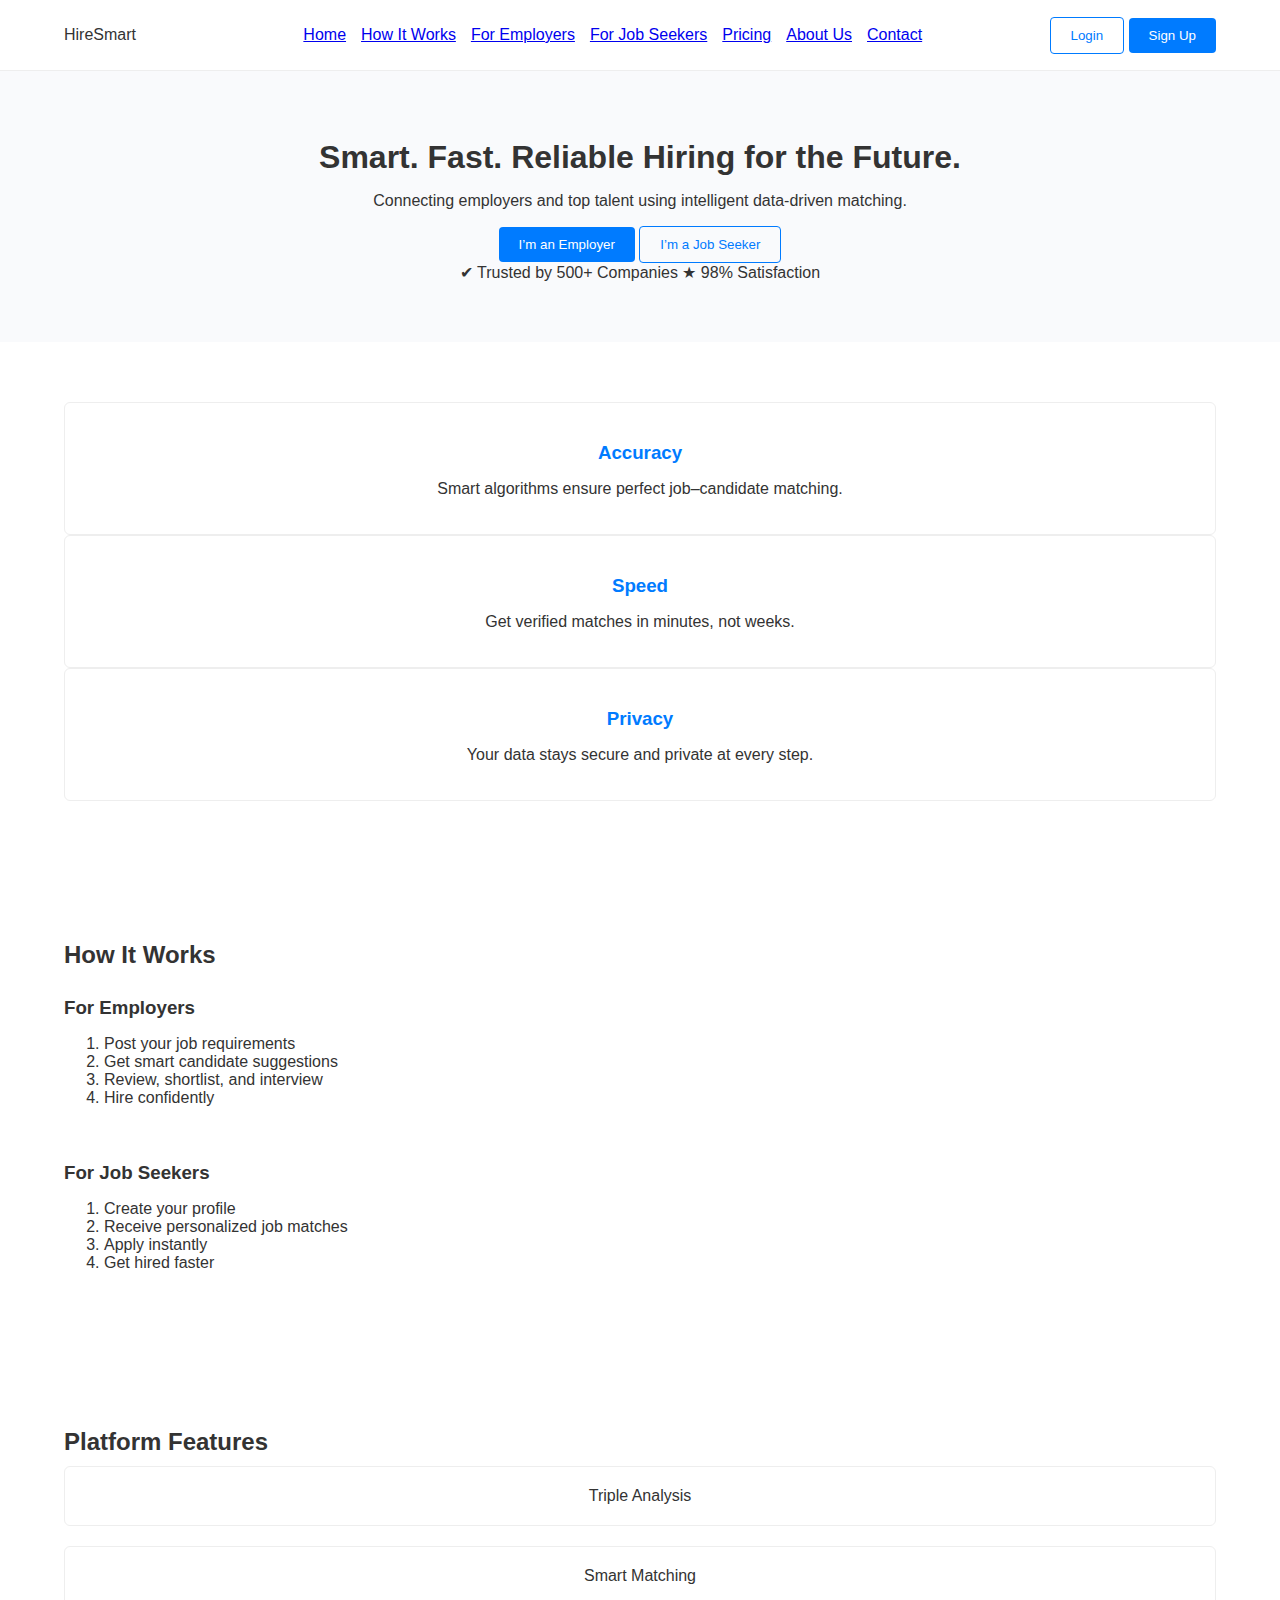
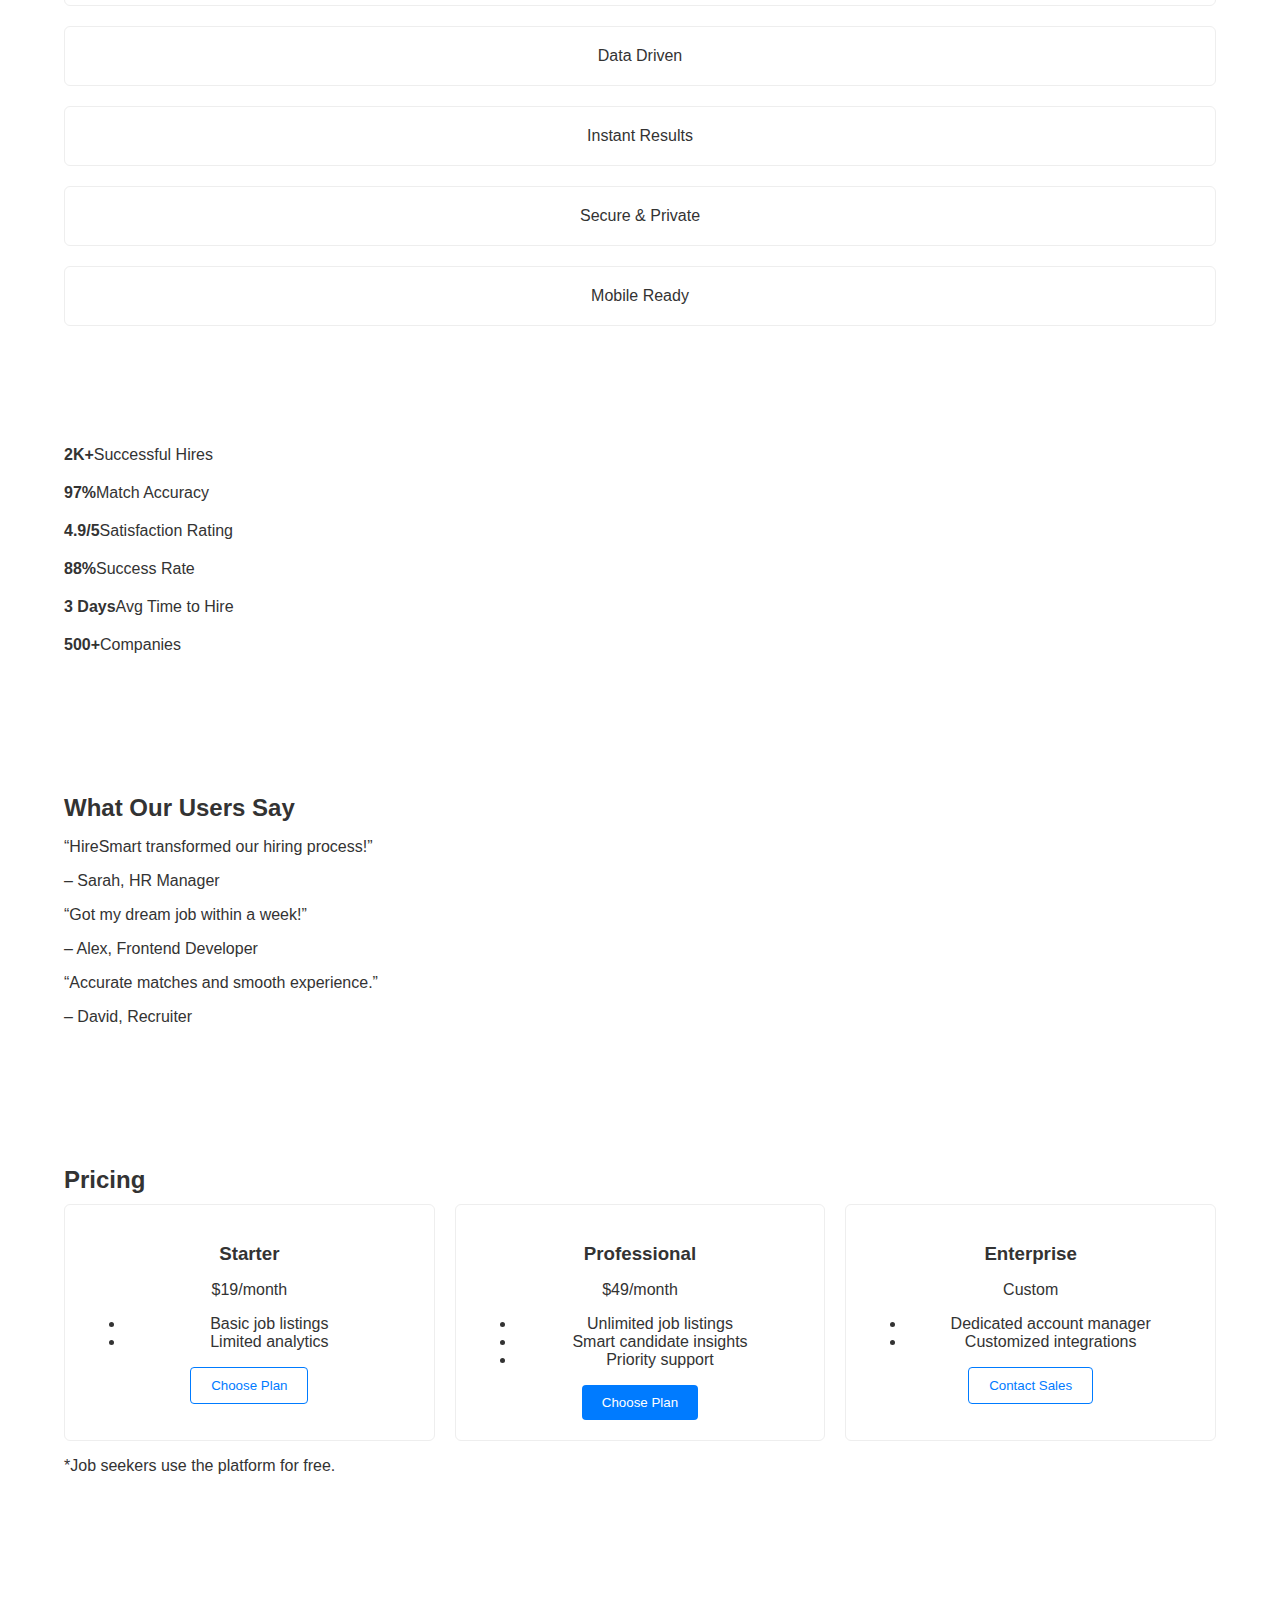
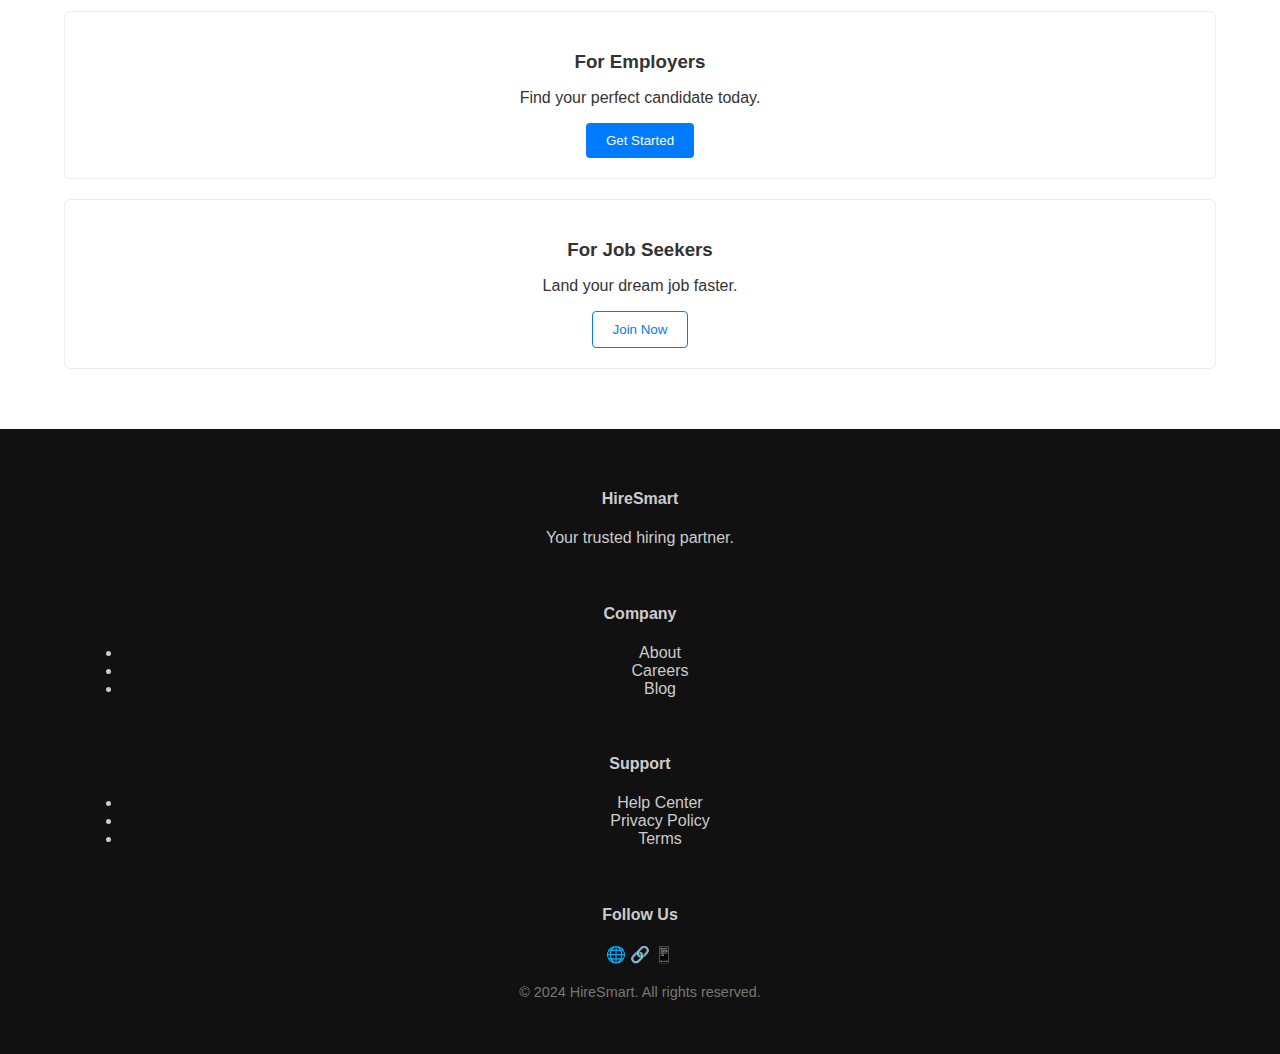
<file: index.html>
<a href="employer/dashboard.html">Employer Portal</a>
<!DOCTYPE html>
<html lang="en">
<head>
  <meta charset="UTF-8" />
  <meta name="viewport" content="width=device-width, initial-scale=1.0" />
  <title>HireSmart – Smart Hiring for Employers & Job Seekers</title>
  <link rel="stylesheet" href="style.css" />
</head>
<body>
  <!--============= HEADER =============-->
  <a href="employer/dashboard.html">Employer Portal</a>
  <header class="navbar">
    <div class="container">
      <div class="logo">HireSmart</div>
      <nav>
        <ul class="nav-links">
          <li><a href="#">Home</a></li>
          <li><a href="#how-it-works">How It Works</a></li>
          <li><a href="#employers">For Employers</a></li>
          <li><a href="#jobseekers">For Job Seekers</a></li>
          <li><a href="#pricing">Pricing</a></li>
          <li><a href="#about">About Us</a></li>
          <li><a href="#contact">Contact</a></li>
        </ul>
      </nav>
      <div class="auth-buttons">
        <button class="btn-outline">Login</button>
        <button class="btn-primary">Sign Up</button>
      </div>
    </div>
  </header>

  <!--============= HERO SECTION =============-->
  <section class="hero">
    <div class="container">
      <h1>Smart. Fast. Reliable Hiring for the Future.</h1>
      <p>Connecting employers and top talent using intelligent data-driven matching.</p>
      <div class="cta-buttons">
        <button class="btn-primary">I’m an Employer</button>
        <button class="btn-outline">I’m a Job Seeker</button>
      </div>
      <div class="trust-badges">
        <span>✔ Trusted by 500+ Companies</span>
        <span>★ 98% Satisfaction</span>
      </div>
    </div>
  </section>

  <!--============= VALUE PROPOSITIONS =============-->
  <section class="values">
    <div class="container">
      <div class="value-card">
        <h3>Accuracy</h3>
        <p>Smart algorithms ensure perfect job–candidate matching.</p>
      </div>
      <div class="value-card">
        <h3>Speed</h3>
        <p>Get verified matches in minutes, not weeks.</p>
      </div>
      <div class="value-card">
        <h3>Privacy</h3>
        <p>Your data stays secure and private at every step.</p>
      </div>
    </div>
  </section>

  <!--============= HOW IT WORKS =============-->
  <section id="how-it-works" class="how-it-works">
    <div class="container">
      <h2>How It Works</h2>
      <div class="workflow">
        <div class="workflow-section">
          <h3>For Employers</h3>
          <ol>
            <li>Post your job requirements</li>
            <li>Get smart candidate suggestions</li>
            <li>Review, shortlist, and interview</li>
            <li>Hire confidently</li>
          </ol>
        </div>
        <div class="workflow-section">
          <h3>For Job Seekers</h3>
          <ol>
            <li>Create your profile</li>
            <li>Receive personalized job matches</li>
            <li>Apply instantly</li>
            <li>Get hired faster</li>
          </ol>
        </div>
      </div>
    </div>
  </section>

  <!--============= FEATURES =============-->
  <section class="features">
    <div class="container">
      <h2>Platform Features</h2>
      <div class="feature-grid">
        <div class="feature-card">Triple Analysis</div>
        <div class="feature-card">Smart Matching</div>
        <div class="feature-card">Data Driven</div>
        <div class="feature-card">Instant Results</div>
        <div class="feature-card">Secure & Private</div>
        <div class="feature-card">Mobile Ready</div>
      </div>
    </div>
  </section>

  <!--============= STATISTICS =============-->
  <section class="stats">
    <div class="container">
      <div class="stat-grid">
        <div class="stat"><strong>2K+</strong><span>Successful Hires</span></div>
        <div class="stat"><strong>97%</strong><span>Match Accuracy</span></div>
        <div class="stat"><strong>4.9/5</strong><span>Satisfaction Rating</span></div>
        <div class="stat"><strong>88%</strong><span>Success Rate</span></div>
        <div class="stat"><strong>3 Days</strong><span>Avg Time to Hire</span></div>
        <div class="stat"><strong>500+</strong><span>Companies</span></div>
      </div>
    </div>
  </section>

  <!--============= TESTIMONIALS =============-->
  <section class="testimonials">
    <div class="container">
      <h2>What Our Users Say</h2>
      <div class="carousel">
        <div class="testimonial">
          <p>“HireSmart transformed our hiring process!”</p>
          <span class="author">– Sarah, HR Manager</span>
        </div>
        <div class="testimonial">
          <p>“Got my dream job within a week!”</p>
          <span class="author">– Alex, Frontend Developer</span>
        </div>
        <div class="testimonial">
          <p>“Accurate matches and smooth experience.”</p>
          <span class="author">– David, Recruiter</span>
        </div>
      </div>
    </div>
  </section>

  <!--============= PRICING =============-->
  <section id="pricing" class="pricing">
    <div class="container">
      <h2>Pricing</h2>
      <div class="pricing-grid">
        <div class="price-card">
          <h3>Starter</h3>
          <p>$19/month</p>
          <ul>
            <li>Basic job listings</li>
            <li>Limited analytics</li>
          </ul>
          <button class="btn-outline">Choose Plan</button>
        </div>
        <div class="price-card highlight">
          <h3>Professional</h3>
          <p>$49/month</p>
          <ul>
            <li>Unlimited job listings</li>
            <li>Smart candidate insights</li>
            <li>Priority support</li>
          </ul>
          <button class="btn-primary">Choose Plan</button>
        </div>
        <div class="price-card">
          <h3>Enterprise</h3>
          <p>Custom</p>
          <ul>
            <li>Dedicated account manager</li>
            <li>Customized integrations</li>
          </ul>
          <button class="btn-outline">Contact Sales</button>
        </div>
      </div>
      <p class="free-note">*Job seekers use the platform for free.</p>
    </div>
  </section>

  <!--============= CTA SECTION =============-->
  <section class="dual-cta">
    <div class="container">
      <div class="cta-card">
        <h3>For Employers</h3>
        <p>Find your perfect candidate today.</p>
        <button class="btn-primary">Get Started</button>
      </div>
      <div class="cta-card">
        <h3>For Job Seekers</h3>
        <p>Land your dream job faster.</p>
        <button class="btn-outline">Join Now</button>
      </div>
    </div>
  </section>

  <!--============= FOOTER =============-->
  <footer class="footer">
    <div class="container footer-grid">
      <div>
        <h4>HireSmart</h4>
        <p>Your trusted hiring partner.</p>
      </div>
      <div>
        <h4>Company</h4>
        <ul>
          <li><a href="#">About</a></li>
          <li><a href="#">Careers</a></li>
          <li><a href="#">Blog</a></li>
        </ul>
      </div>
      <div>
        <h4>Support</h4>
        <ul>
          <li><a href="#">Help Center</a></li>
          <li><a href="#">Privacy Policy</a></li>
          <li><a href="#">Terms</a></li>
        </ul>
      </div>
      <div class="social">
        <h4>Follow Us</h4>
        <span>🌐 🔗 📱</span>
      </div>
    </div>
    <p class="footer-credit">© 2024 HireSmart. All rights reserved.</p>
  </footer>

  <script src="script.js"></script>
</body>
</html>
</file>
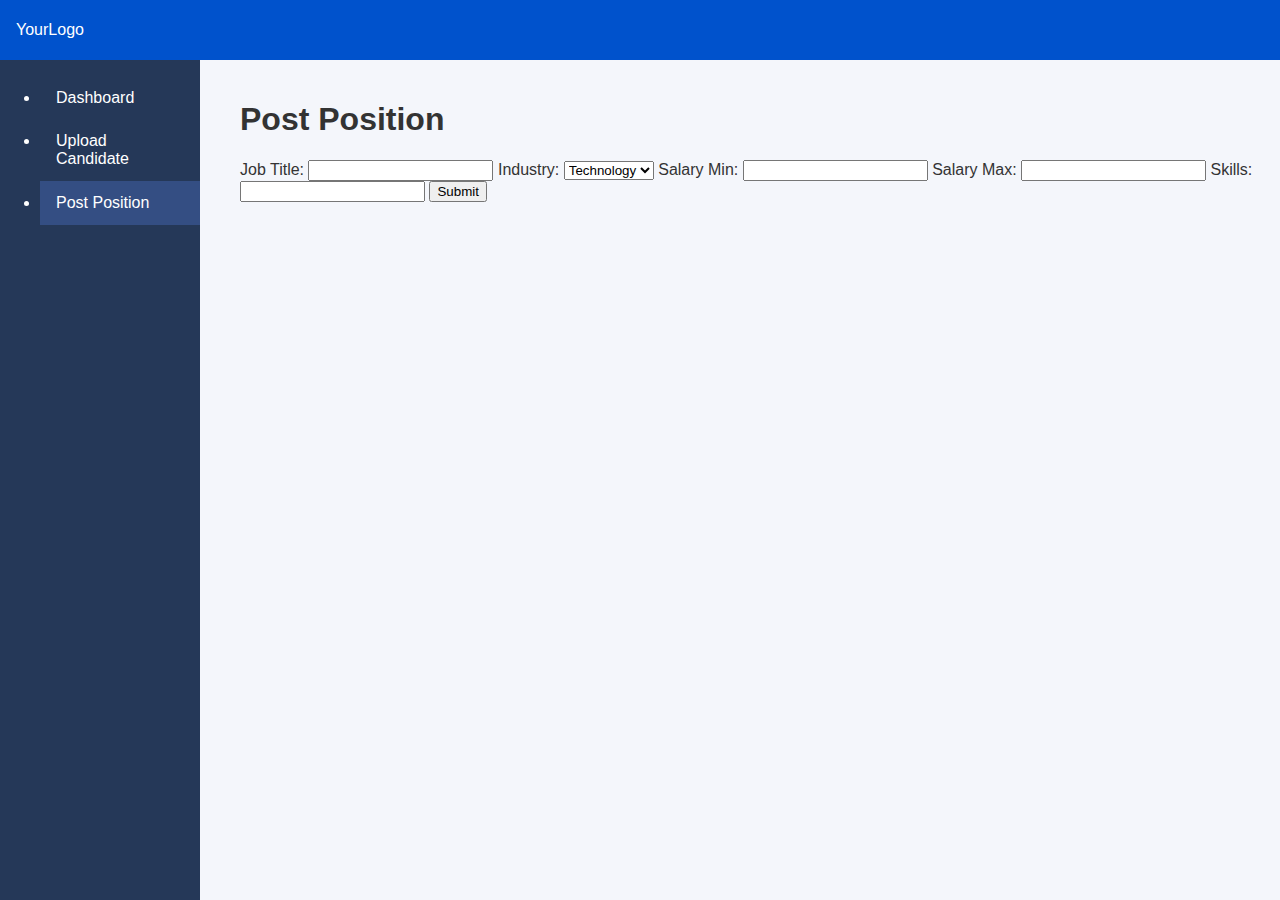
<file: employer/post-position.html>
<!DOCTYPE html>
<html lang="en">
<head>
  <meta charset="UTF-8">
  <meta name="viewport" content="width=device-width, initial-scale=1.0">
  <title>Post New Position</title>
  <link rel="stylesheet" href="css/employer-style.css">
</head>
<body>
  <header class="fixed-header"><div class="logo">YourLogo</div></header>

  <aside class="sidebar">
    <ul>
      <li><a href="dashboard.html">Dashboard</a></li>
      <li><a href="upload-candidate.html">Upload Candidate</a></li>
      <li><a href="post-position.html" class="active">Post Position</a></li>
    </ul>
  </aside>

  <main class="dashboard-content">
    <h1>Post Position</h1>
    <form>
      <label>Job Title: <input type="text" required></label>
      <label>Industry:
        <select><option>Technology</option><option>Finance</option></select>
      </label>
      <label>Salary Min: <input type="number"></label>
      <label>Salary Max: <input type="number"></label>
      <label>Skills: <input type="text"></label>
      <button type="submit">Submit</button>
    </form>
  </main>
</body>
</html>
</file>
<file: style.css>
body {
  margin: 0;
  font-family: 'Segoe UI', sans-serif;
  color: #333;
  background: #fff;
}
.container {
  width: 90%;
  max-width: 1200px;
  margin: auto;
}
h1, h2, h3 { margin-bottom: 10px; }
.btn-primary {
  background: #007bff;
  color: white;
  border: none;
  padding: 10px 20px;
  border-radius: 4px;
  cursor: pointer;
}
.btn-outline {
  background: transparent;
  border: 1px solid #007bff;
  color: #007bff;
  padding: 10px 20px;
  border-radius: 4px;
  cursor: pointer;
}
/* Navbar */
.navbar {
  position: fixed;
  top: 0;
  width: 100%;
  background: white;
  border-bottom: 1px solid #eee;
  z-index: 1000;
}
.navbar .container {
  display: flex;
  justify-content: space-between;
  align-items: center;
  padding: 10px 0;
}
.nav-links {
  display: flex;
  list-style: none;
  gap: 15px;
}
.hero {
  text-align: center;
  padding: 100px 20px 60px;
  background: #f9fafc;
}
.values, .features, .pricing, .stats, .testimonials, .how-it-works, .dual-cta {
  padding: 60px 0;
}
.value-card, .feature-card, .price-card, .cta-card {
  border: 1px solid #eee;
  border-radius: 6px;
  padding: 20px;
  text-align: center;
}
.value-card h3 { color: #007bff; }
.pricing-grid, .feature-grid, .stat-grid, .container.footer-grid, .workflow, .dual-cta .container {
  display: grid;
  gap: 20px;
}
.pricing-grid {
  grid-template-columns: repeat(auto-fit, minmax(250px, 1fr));
}
.footer {
  background: #111;
  color: #ccc;
  padding: 40px 20px;
  text-align: center;
}
.footer a { color: #ccc; text-decoration: none; }
.footer-credit { margin-top: 20px; color: #777; font-size: 0.9em; }
</file>
<file: employer/css/employer-style.css>
body { font-family: Arial; margin: 0; background: #f4f6fb; color: #333; }
.fixed-header { background: #0052cc; color: #fff; height: 60px; display:flex; align-items:center; padding:0 1rem; position:fixed; top:0; left:0; right:0; }
.sidebar { position:fixed; top:60px; left:0; bottom:0; width:200px; background:#253858; color:#fff; }
.sidebar a { display:block; color:#fff; text-decoration:none; padding:0.8rem 1rem; }
.sidebar a:hover, .sidebar a.active { background:#344e83; }
.dashboard-content { margin-left:220px; padding:80px 20px; }
.stats-cards { display:flex; gap:1rem; }
.stats-cards .card { flex:1; background:#fff; padding:1rem; border-radius:6px; }
.upload-area { border:2px dashed #ccc; text-align:center; padding:1rem; cursor:pointer; background:#fff; }
.modal { display:none; position:fixed; top:0; left:0; right:0; bottom:0; background:rgba(0,0,0,0.5); }
.modal-content { background:white; padding:1rem; max-width:300px; margin:10% auto; text-align:center; border-radius:6px; }
</file>
